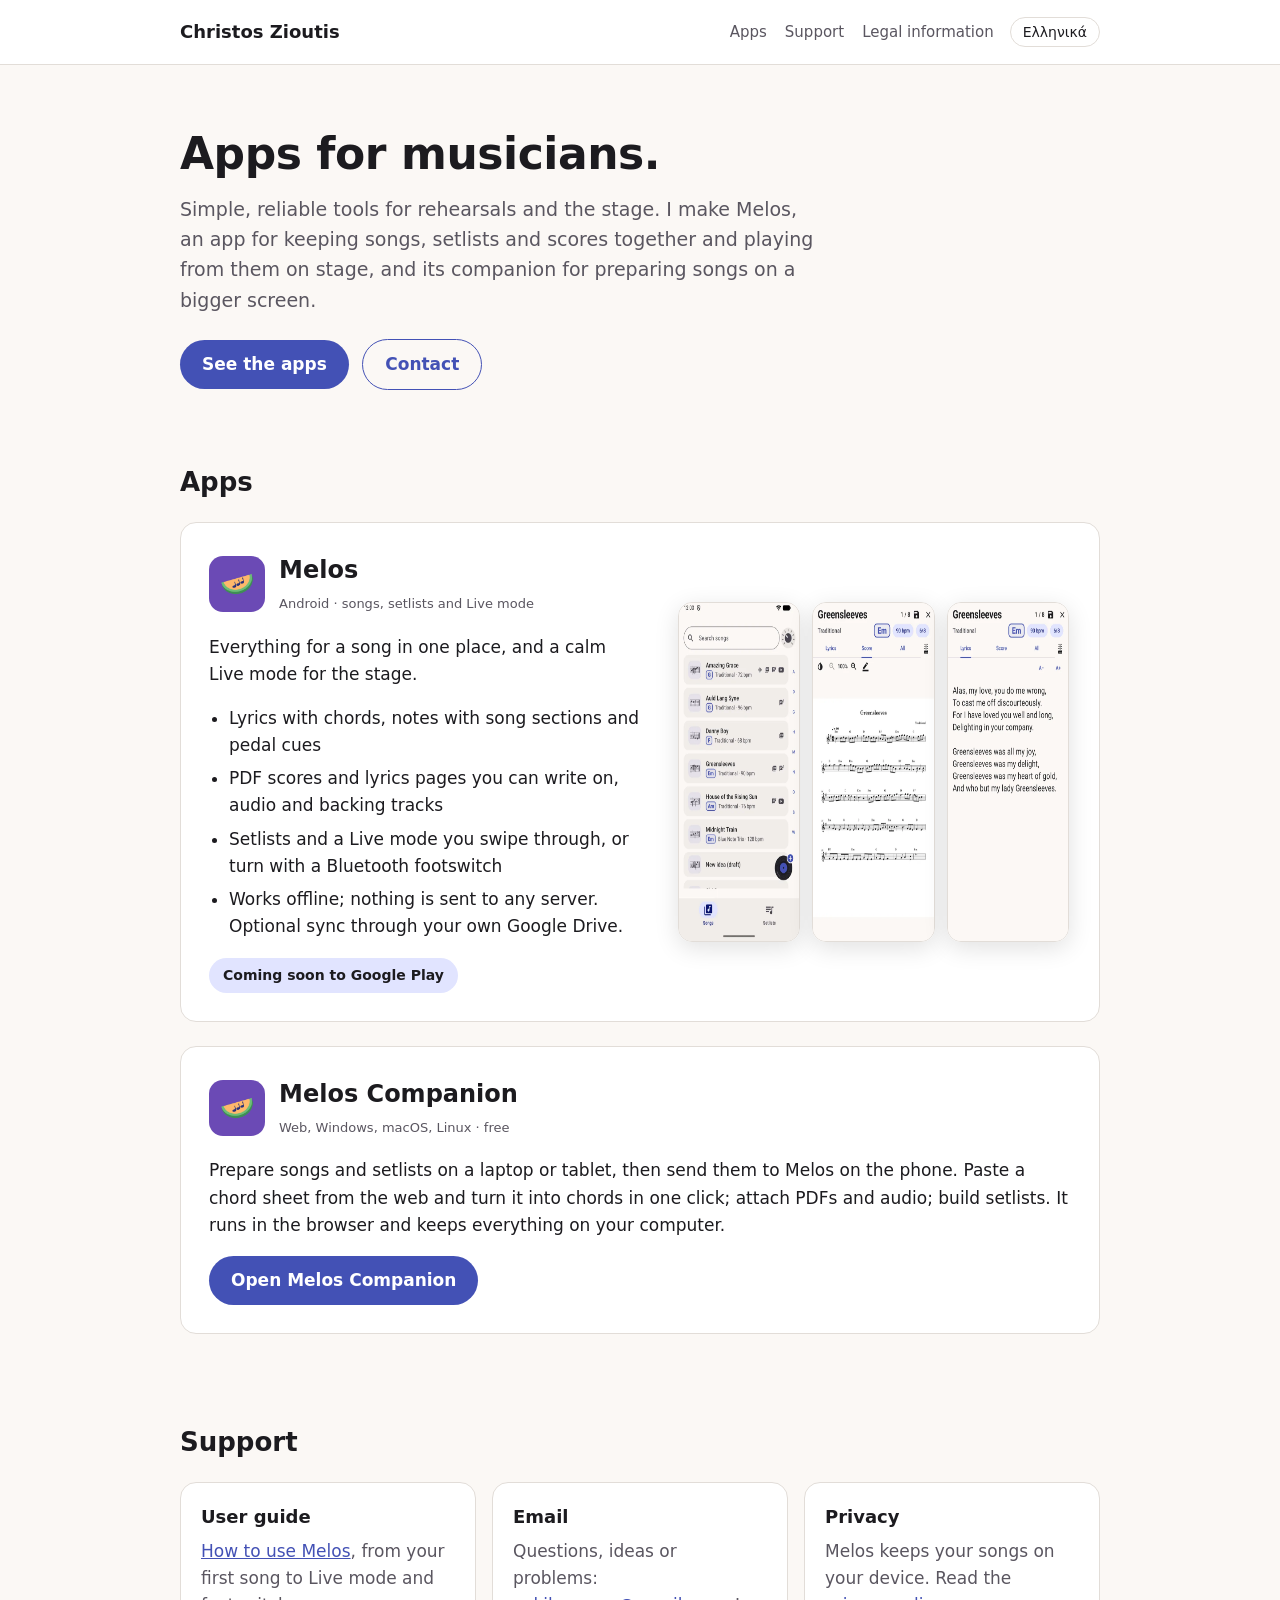
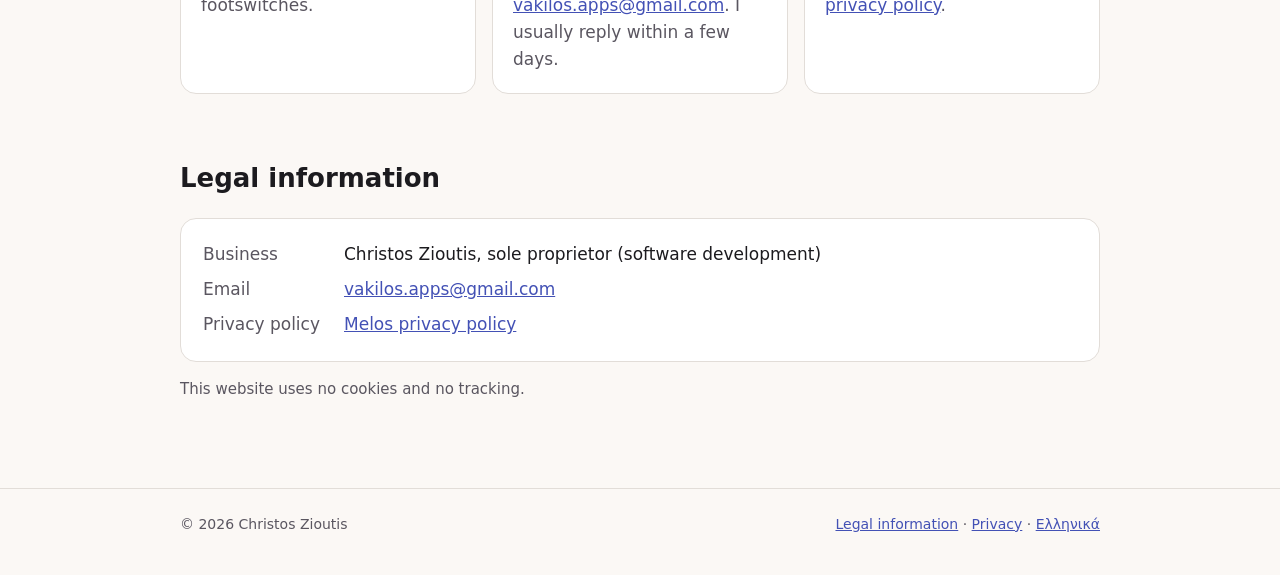
<file: index.html>
<!doctype html>
<html lang="en">
<head>
  <meta charset="utf-8">
  <meta name="viewport" content="width=device-width, initial-scale=1">
  <title>Christos Zioutis – apps for musicians</title>
  <meta name="description" content="Christos Zioutis, independent software developer: Melos, the setlist and Live mode app for musicians, and the Melos Companion.">
  <link rel="icon" href="favicon.png">
  <link rel="apple-touch-icon" href="apple-touch-icon.png">
  <link rel="alternate" hreflang="el" href="https://vakilos.github.io/el/">
  <link rel="alternate" hreflang="en" href="https://vakilos.github.io/">
  <link rel="stylesheet" href="style.css">
</head>
<body>
  <header class="top">
    <div class="wrap">
      <a class="brand" href="./">Christos Zioutis</a>
      <nav class="links">
        <a href="#apps">Apps</a>
        <a href="#support">Support</a>
        <a href="#legal">Legal information</a>
      </nav>
      <a class="lang" href="el/" hreflang="el" lang="el">Ελληνικά</a>
    </div>
  </header>

  <main class="wrap">
    <div class="hero">
      <h1>Apps for musicians.</h1>
      <p>Simple, reliable tools for rehearsals and the stage. I make Melos, an app for keeping songs, setlists and scores together and playing from them on stage, and its companion for preparing songs on a bigger screen.</p>
      <a class="button" href="#apps">See the apps</a>
      <a class="button ghost" href="mailto:vakilos.apps@gmail.com">Contact</a>
    </div>

    <section id="apps">
      <h2>Apps</h2>

      <article class="app">
        <div>
          <div class="app-head">
            <img src="img/melos-icon.png" alt="" width="56" height="56">
            <div><h3>Melos</h3><span class="tag">Android · songs, setlists and Live mode</span></div>
          </div>
          <p>Everything for a song in one place, and a calm Live mode for the stage.</p>
          <ul>
            <li>Lyrics with chords, notes with song sections and pedal cues</li>
            <li>PDF scores and lyrics pages you can write on, audio and backing tracks</li>
            <li>Setlists and a Live mode you swipe through, or turn with a Bluetooth footswitch</li>
            <li>Works offline; nothing is sent to any server. Optional sync through your own Google Drive.</li>
          </ul>
          <span class="soon">Coming soon to Google Play</span>
          <!-- When the app is public, replace the line above with:
          <a class="button" href="https://play.google.com/store/apps/details?id=gr.vakilos.melos">Get it on Google Play</a> -->
        </div>
        <div class="shots">
          <img src="img/melos-songs.webp" alt="Melos song list" width="170" height="340" loading="lazy">
          <img src="img/melos-live-score.webp" alt="A score in Live mode" width="170" height="340" loading="lazy">
          <img src="img/melos-live-lyrics.webp" alt="Lyrics with chords in Live mode" width="170" height="340" loading="lazy">
        </div>
      </article>

      <article class="app small">
        <div>
          <div class="app-head">
            <img src="img/melos-icon.png" alt="" width="56" height="56">
            <div><h3>Melos Companion</h3><span class="tag">Web, Windows, macOS, Linux · free</span></div>
          </div>
          <p>Prepare songs and setlists on a laptop or tablet, then send them to Melos on the phone. Paste a chord sheet from the web and turn it into chords in one click; attach PDFs and audio; build setlists. It runs in the browser and keeps everything on your computer.</p>
          <a class="button" href="https://vakilos.github.io/melos-companion/">Open Melos Companion</a>
        </div>
      </article>
    </section>

    <section id="support">
      <h2>Support</h2>
      <div class="cards">
        <div class="card"><h3>User guide</h3><p><a href="https://vakilos.github.io/melos-privacy/guide.html">How to use Melos</a>, from your first song to Live mode and footswitches.</p></div>
        <div class="card"><h3>Email</h3><p>Questions, ideas or problems: <a href="mailto:vakilos.apps@gmail.com">vakilos.apps@gmail.com</a>. I usually reply within a few days.</p></div>
        <div class="card"><h3>Privacy</h3><p>Melos keeps your songs on your device. Read the <a href="https://vakilos.github.io/melos-privacy/">privacy policy</a>.</p></div>
      </div>
    </section>

    <section id="legal">
      <h2>Legal information</h2>
      <dl class="legal">
        <dt>Business</dt><dd>Christos Zioutis, sole proprietor (software development)</dd>
        <dt>Email</dt><dd><a href="mailto:vakilos.apps@gmail.com">vakilos.apps@gmail.com</a></dd>
        <dt>Privacy policy</dt><dd><a href="https://vakilos.github.io/melos-privacy/">Melos privacy policy</a></dd>
      </dl>
      <p class="muted" style="color: var(--muted); font-size: 15px;">This website uses no cookies and no tracking.</p>
    </section>
  </main>

  <footer>
    <div class="wrap">
      <span>© 2026 Christos Zioutis</span>
      <span><a href="#legal">Legal information</a> · <a href="https://vakilos.github.io/melos-privacy/">Privacy</a> · <a href="el/" hreflang="el">Ελληνικά</a></span>
    </div>
  </footer>
</body>
</html>
</file>
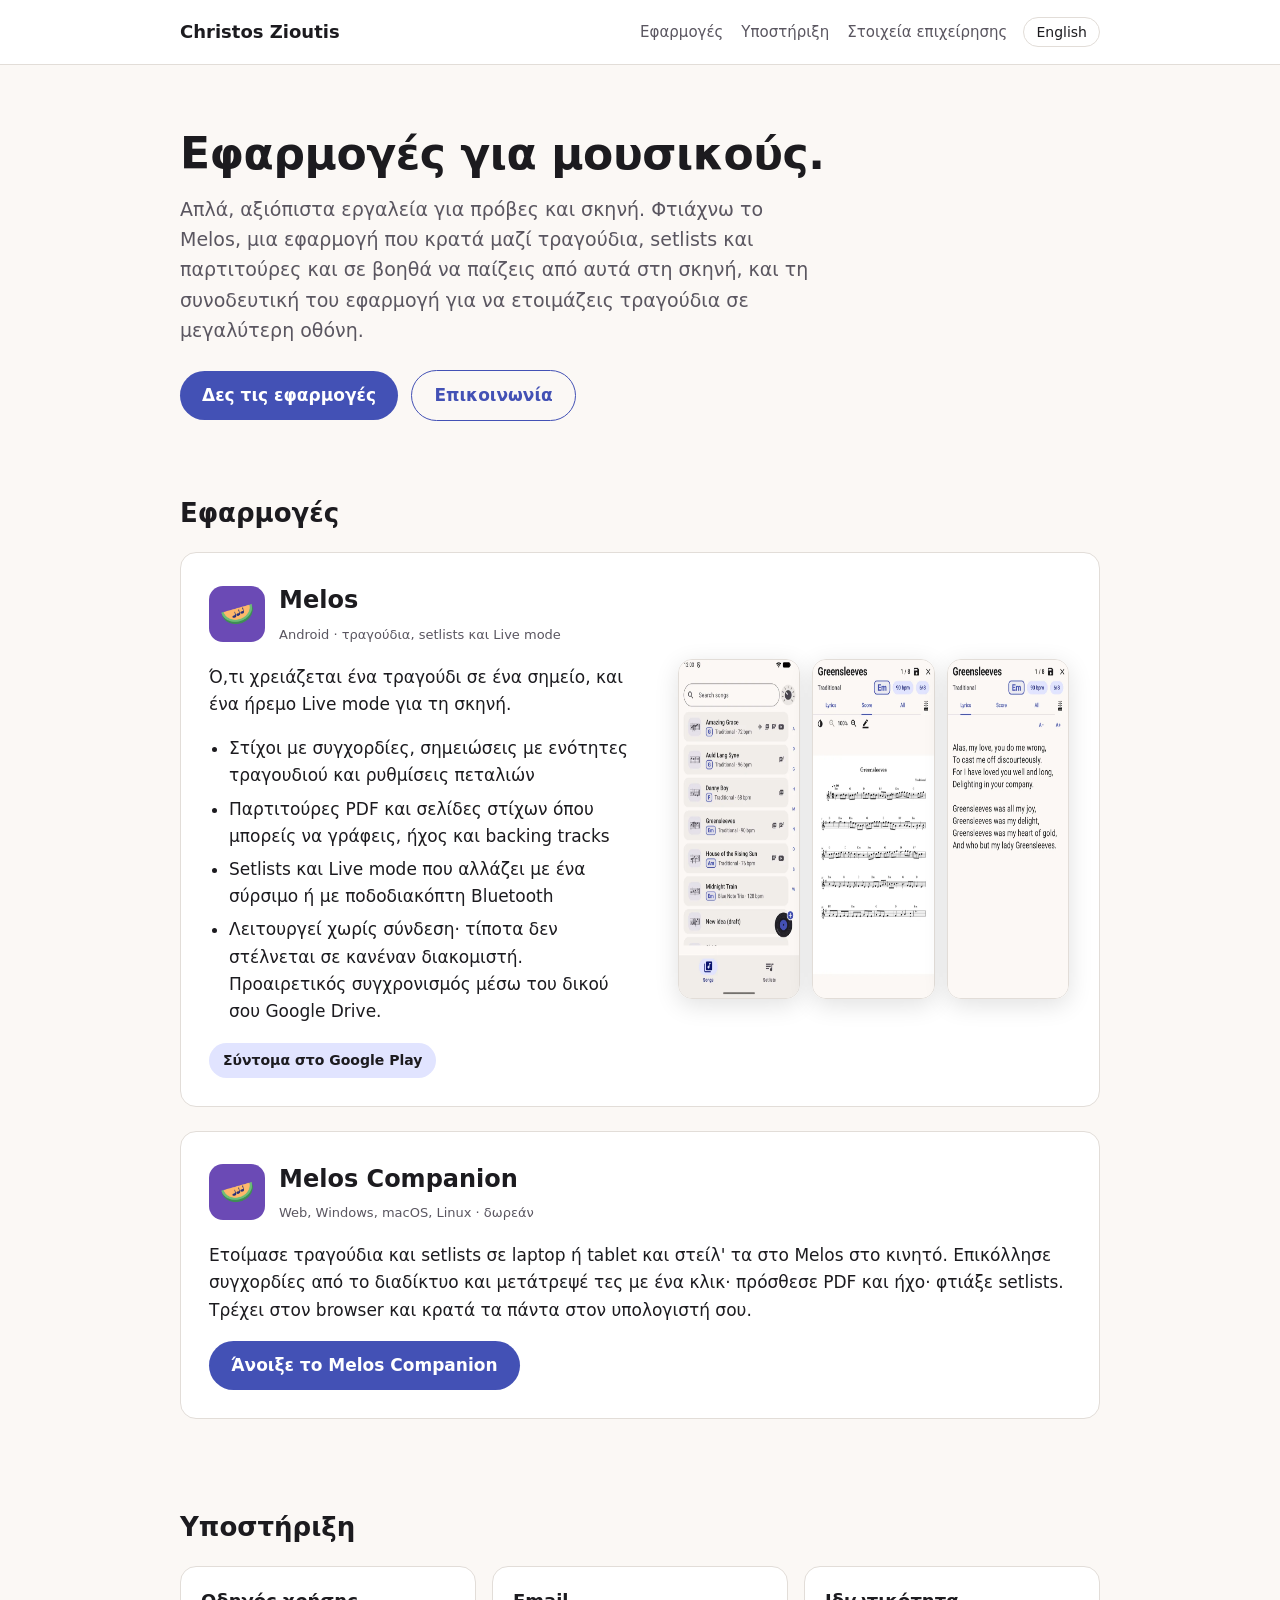
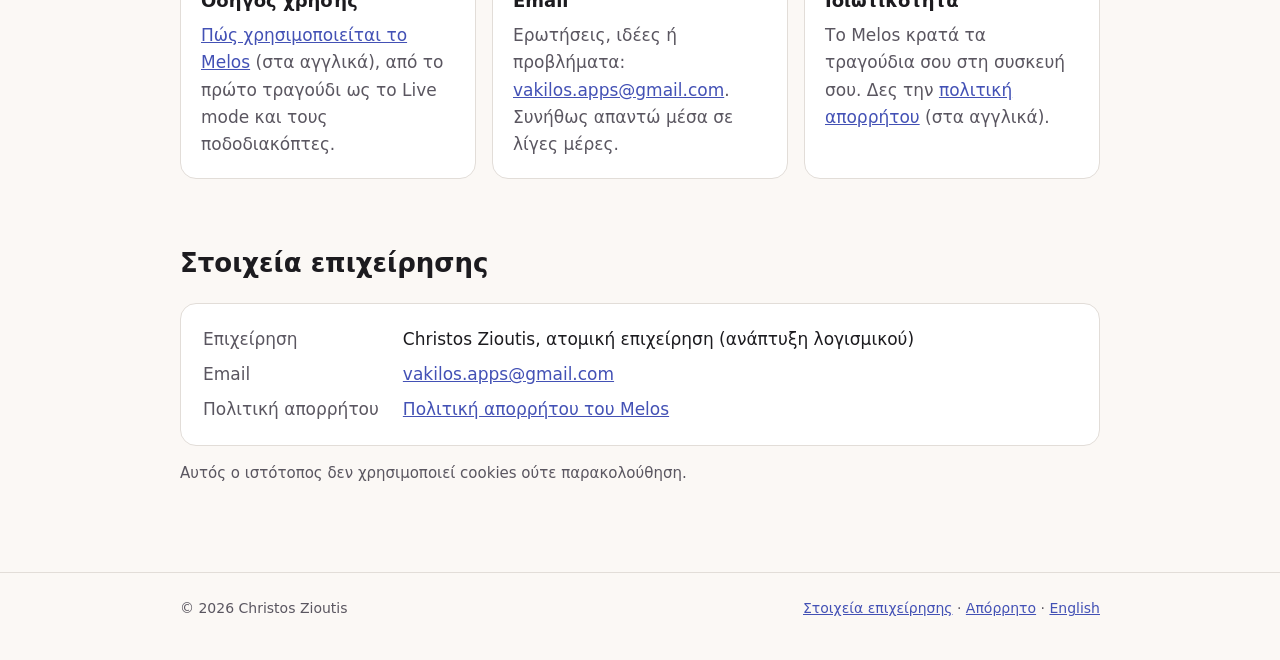
<file: el/index.html>
<!doctype html>
<html lang="el">
<head>
  <meta charset="utf-8">
  <meta name="viewport" content="width=device-width, initial-scale=1">
  <title>Christos Zioutis – εφαρμογές για μουσικούς</title>
  <meta name="description" content="Christos Zioutis, ανάπτυξη λογισμικού: Melos, η εφαρμογή για τραγούδια, setlists και Live mode για μουσικούς, και το Melos Companion.">
  <link rel="icon" href="../favicon.png">
  <link rel="apple-touch-icon" href="../apple-touch-icon.png">
  <link rel="alternate" hreflang="en" href="https://vakilos.github.io/">
  <link rel="alternate" hreflang="el" href="https://vakilos.github.io/el/">
  <link rel="stylesheet" href="../style.css">
</head>
<body>
  <header class="top">
    <div class="wrap">
      <a class="brand" href="./">Christos Zioutis</a>
      <nav class="links">
        <a href="#apps">Εφαρμογές</a>
        <a href="#support">Υποστήριξη</a>
        <a href="#legal">Στοιχεία επιχείρησης</a>
      </nav>
      <a class="lang" href="../" hreflang="en" lang="en">English</a>
    </div>
  </header>

  <main class="wrap">
    <div class="hero">
      <h1>Εφαρμογές για μουσικούς.</h1>
      <p>Απλά, αξιόπιστα εργαλεία για πρόβες και σκηνή. Φτιάχνω το Melos, μια εφαρμογή που κρατά μαζί τραγούδια, setlists και παρτιτούρες και σε βοηθά να παίζεις από αυτά στη σκηνή, και τη συνοδευτική του εφαρμογή για να ετοιμάζεις τραγούδια σε μεγαλύτερη οθόνη.</p>
      <a class="button" href="#apps">Δες τις εφαρμογές</a>
      <a class="button ghost" href="mailto:vakilos.apps@gmail.com">Επικοινωνία</a>
    </div>

    <section id="apps">
      <h2>Εφαρμογές</h2>

      <article class="app">
        <div>
          <div class="app-head">
            <img src="../img/melos-icon.png" alt="" width="56" height="56">
            <div><h3>Melos</h3><span class="tag">Android · τραγούδια, setlists και Live mode</span></div>
          </div>
          <p>Ό,τι χρειάζεται ένα τραγούδι σε ένα σημείο, και ένα ήρεμο Live mode για τη σκηνή.</p>
          <ul>
            <li>Στίχοι με συγχορδίες, σημειώσεις με ενότητες τραγουδιού και ρυθμίσεις πεταλιών</li>
            <li>Παρτιτούρες PDF και σελίδες στίχων όπου μπορείς να γράφεις, ήχος και backing tracks</li>
            <li>Setlists και Live mode που αλλάζει με ένα σύρσιμο ή με ποδοδιακόπτη Bluetooth</li>
            <li>Λειτουργεί χωρίς σύνδεση· τίποτα δεν στέλνεται σε κανέναν διακομιστή. Προαιρετικός συγχρονισμός μέσω του δικού σου Google Drive.</li>
          </ul>
          <span class="soon">Σύντομα στο Google Play</span>
          <!-- Όταν η εφαρμογή γίνει δημόσια, αντικατάστησε την παραπάνω γραμμή με:
          <a class="button" href="https://play.google.com/store/apps/details?id=gr.vakilos.melos">Διαθέσιμο στο Google Play</a> -->
        </div>
        <div class="shots">
          <img src="../img/melos-songs.webp" alt="Η λίστα τραγουδιών του Melos" width="170" height="340" loading="lazy">
          <img src="../img/melos-live-score.webp" alt="Παρτιτούρα στο Live mode" width="170" height="340" loading="lazy">
          <img src="../img/melos-live-lyrics.webp" alt="Στίχοι με συγχορδίες στο Live mode" width="170" height="340" loading="lazy">
        </div>
      </article>

      <article class="app small">
        <div>
          <div class="app-head">
            <img src="../img/melos-icon.png" alt="" width="56" height="56">
            <div><h3>Melos Companion</h3><span class="tag">Web, Windows, macOS, Linux · δωρεάν</span></div>
          </div>
          <p>Ετοίμασε τραγούδια και setlists σε laptop ή tablet και στείλ' τα στο Melos στο κινητό. Επικόλλησε συγχορδίες από το διαδίκτυο και μετάτρεψέ τες με ένα κλικ· πρόσθεσε PDF και ήχο· φτιάξε setlists. Τρέχει στον browser και κρατά τα πάντα στον υπολογιστή σου.</p>
          <a class="button" href="https://vakilos.github.io/melos-companion/">Άνοιξε το Melos Companion</a>
        </div>
      </article>
    </section>

    <section id="support">
      <h2>Υποστήριξη</h2>
      <div class="cards">
        <div class="card"><h3>Οδηγός χρήσης</h3><p><a href="https://vakilos.github.io/melos-privacy/guide.html">Πώς χρησιμοποιείται το Melos</a> (στα αγγλικά), από το πρώτο τραγούδι ως το Live mode και τους ποδοδιακόπτες.</p></div>
        <div class="card"><h3>Email</h3><p>Ερωτήσεις, ιδέες ή προβλήματα: <a href="mailto:vakilos.apps@gmail.com">vakilos.apps@gmail.com</a>. Συνήθως απαντώ μέσα σε λίγες μέρες.</p></div>
        <div class="card"><h3>Ιδιωτικότητα</h3><p>Το Melos κρατά τα τραγούδια σου στη συσκευή σου. Δες την <a href="https://vakilos.github.io/melos-privacy/">πολιτική απορρήτου</a> (στα αγγλικά).</p></div>
      </div>
    </section>

    <section id="legal">
      <h2>Στοιχεία επιχείρησης</h2>
      <dl class="legal">
        <dt>Επιχείρηση</dt><dd>Christos Zioutis, ατομική επιχείρηση (ανάπτυξη λογισμικού)</dd>
        <dt>Email</dt><dd><a href="mailto:vakilos.apps@gmail.com">vakilos.apps@gmail.com</a></dd>
        <dt>Πολιτική απορρήτου</dt><dd><a href="https://vakilos.github.io/melos-privacy/">Πολιτική απορρήτου του Melos</a></dd>
      </dl>
      <p style="color: var(--muted); font-size: 15px;">Αυτός ο ιστότοπος δεν χρησιμοποιεί cookies ούτε παρακολούθηση.</p>
    </section>
  </main>

  <footer>
    <div class="wrap">
      <span>© 2026 Christos Zioutis</span>
      <span><a href="#legal">Στοιχεία επιχείρησης</a> · <a href="https://vakilos.github.io/melos-privacy/">Απόρρητο</a> · <a href="../" hreflang="en">English</a></span>
    </div>
  </footer>
</body>
</html>
</file>
<file: style.css>
/* The business site: Melos colours (warm paper and indigo; near-black and amber in dark mode). No cookies, no tracking. */
:root {
  --bg: #fbf8f5;
  --surface: #ffffff;
  --surface-2: #f1edea;
  --text: #1c1b1f;
  --muted: #5a5660;
  --outline: #e2ddd8;
  --accent: #4351b5;
  --on-accent: #ffffff;
  --accent-soft: #e1e4ff;
  --radius: 16px;
  color-scheme: light;
}
@media (prefers-color-scheme: dark) {
  :root {
    --bg: #121214;
    --surface: #1a1a1d;
    --surface-2: #232328;
    --text: #e6e1e5;
    --muted: #b9b5c0;
    --outline: #34343a;
    --accent: #ffb86b;
    --on-accent: #4a2800;
    --accent-soft: #3b2a14;
    color-scheme: dark;
  }
}

* { box-sizing: border-box; }
html { scroll-behavior: smooth; }
body {
  margin: 0;
  background: var(--bg);
  color: var(--text);
  font: 17px/1.6 system-ui, -apple-system, "Segoe UI", Roboto, "Noto Sans", sans-serif;
}
a { color: var(--accent); }
.wrap { max-width: 960px; margin: 0 auto; padding: 0 20px; }

header.top { border-bottom: 1px solid var(--outline); background: var(--surface); }
header.top .wrap { display: flex; align-items: center; gap: 16px; min-height: 64px; flex-wrap: wrap; }
.brand { font-weight: 700; font-size: 18px; text-decoration: none; color: var(--text); }
nav.links { display: flex; gap: 18px; flex-wrap: wrap; flex: 1; justify-content: flex-end; }
nav.links a { color: var(--muted); text-decoration: none; font-size: 15px; }
nav.links a:hover { color: var(--text); }
.lang { font-size: 14px; border: 1px solid var(--outline); border-radius: 999px; padding: 3px 12px; text-decoration: none; color: var(--text); }

.hero { padding: 64px 0 40px; }
.hero h1 { font-size: clamp(30px, 5vw, 44px); line-height: 1.15; margin: 0 0 14px; letter-spacing: -0.01em; }
.hero p { font-size: 19px; color: var(--muted); max-width: 640px; margin: 0 0 24px; }
.button { display: inline-block; background: var(--accent); color: var(--on-accent); text-decoration: none; font-weight: 600; padding: 11px 22px; border-radius: 999px; }
.button.ghost { background: transparent; color: var(--accent); border: 1px solid var(--accent); margin-left: 8px; }

section { padding: 32px 0; }
section h2 { font-size: 26px; margin: 0 0 18px; }

.app { display: grid; grid-template-columns: 1.1fr 1fr; gap: 32px; align-items: center; background: var(--surface); border: 1px solid var(--outline); border-radius: var(--radius); padding: 28px; margin-bottom: 24px; }
.app-head { display: flex; align-items: center; gap: 14px; margin-bottom: 10px; }
.app-head img { width: 56px; height: 56px; border-radius: 14px; }
.app-head h3 { margin: 0; font-size: 24px; }
.app-head .tag { font-size: 13px; color: var(--muted); }
.app ul { padding-left: 20px; margin: 12px 0 18px; }
.app li { margin-bottom: 6px; }
.soon { display: inline-block; font-size: 14px; font-weight: 600; padding: 6px 14px; border-radius: 999px; background: var(--accent-soft); }
.shots { display: flex; gap: 12px; justify-content: center; }
.shots img { width: 31%; max-width: 170px; border-radius: 14px; border: 1px solid var(--outline); box-shadow: 0 6px 24px rgb(0 0 0 / 0.12); }
.app.small { grid-template-columns: 1fr; }

.cards { display: grid; grid-template-columns: repeat(auto-fit, minmax(240px, 1fr)); gap: 16px; }
.card { background: var(--surface); border: 1px solid var(--outline); border-radius: var(--radius); padding: 20px; }
.card h3 { margin: 0 0 6px; font-size: 18px; }
.card p { margin: 0; color: var(--muted); }

dl.legal { display: grid; grid-template-columns: max-content 1fr; gap: 8px 24px; background: var(--surface); border: 1px solid var(--outline); border-radius: var(--radius); padding: 22px; margin: 0; }
dl.legal dt { color: var(--muted); }
dl.legal dd { margin: 0; font-weight: 500; }

footer { border-top: 1px solid var(--outline); margin-top: 40px; padding: 24px 0 40px; color: var(--muted); font-size: 14px; }
footer .wrap { display: flex; gap: 16px; flex-wrap: wrap; justify-content: space-between; }

@media (max-width: 720px) {
  .hero { padding: 40px 0 24px; }
  .app { grid-template-columns: 1fr; padding: 20px; }
  nav.links { justify-content: flex-start; }
  dl.legal { grid-template-columns: 1fr; gap: 2px; }
  dl.legal dd { margin-bottom: 10px; }
  .button.ghost { margin: 10px 0 0; }
}
</file>
